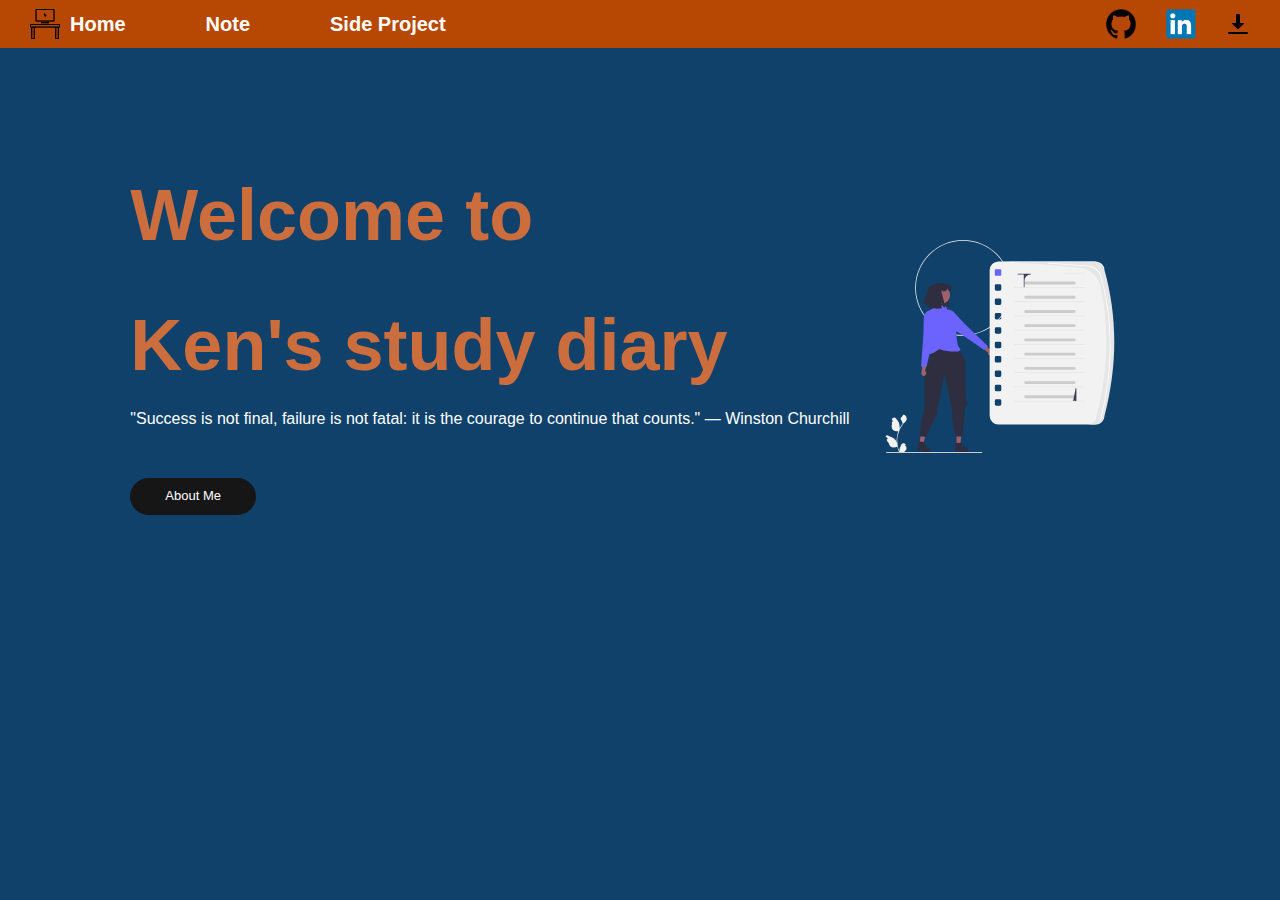
<file: index.html>
<!DOCTYPE html>
<html lang="zh">
  <head>
    <!-- Google tag (gtag.js) -->
    <script
      async
      src="https://www.googletagmanager.com/gtag/js?id=G-1GT5SQ9C0Z"
    ></script>
    <script>
      window.dataLayer = window.dataLayer || [];
      function gtag() {
        dataLayer.push(arguments);
      }
      gtag("js", new Date());

      gtag("config", "G-1GT5SQ9C0Z");
    </script>
    <meta charset="UTF-8" />
    <meta http-equiv="X-UA-Compatible" content="IE=edge" />
    <meta name="viewport" content="width=device-width, initial-scale=1.0" />
    <title>Ken的個人網頁</title>

    <!-- 字體 -->
    <link rel="preconnect" href="https://fonts.googleapis.com" />
    <link rel="preconnect" href="https://fonts.gstatic.com" crossorigin />
    <link
      href="https://fonts.googleapis.com/css2?family=Noto+Sans+TC:wght@500&display=swap"
      rel="stylesheet"
    />
    <!-- 標題欄 icon -->
    <link rel="icon" href="./img/icons-computer.png" />
    <link rel="stylesheet" href="./styles/style.css" />
  </head>

  <body>
    <!-- Google tag (gtag.js) -->
    <script
      async
      src="https://www.googletagmanager.com/gtag/js?id=G-1GT5SQ9C0Z"
    ></script>
    <script>
      window.dataLayer = window.dataLayer || [];
      function gtag() {
        dataLayer.push(arguments);
      }
      gtag("js", new Date());

      gtag("config", "G-1GT5SQ9C0Z");
    </script>
    <header>
      <nav class="nav">
        <div class="nav-left">
          <a class="active" href="#"
            ><img
              class="nav-img"
              src="./img/icons-computer.png"
              alt="Image"
            />Home</a
          >
          <a href="./note.html">Note</a>
          <a href="./sideProject.html">Side Project</a>
        </div>
        <div class="nav-right">
          <a
            href="https://github.com/KenLin1996"
            class="nav-link"
            target="_blank"
          >
            <img src="./img/github1.png" alt="pic" class="nav-img" />
          </a>
          <a
            href="https://www.linkedin.com/in/ken-lin-a41813183/"
            alt="my linkden"
            class="nav-link"
            target="_blank"
          >
            <img src="./img/linkedin.png" alt="pic" class="nav-img" />
          </a>
          <img
            src="./img/icons-download.png"
            alt=""
            class="nav-link"
            onclick="downloadFile()"
          />
        </div>
      </nav>
    </header>
    <main>
      <section class="main-area">
        <div class="info">
          <h1>Welcome to <br />Ken's study diary</h1>
          <h2>
            "Success is not final, failure is not fatal: it is the courage to
            continue that counts." ― Winston Churchill
          </h2>
          <button id="animate-button" class="button -dark center">
            About Me
          </button>
        </div>
        <img src="./img/網路素材.svg" alt="人像圖案" />
      </section>
      <section class="second-area">
        <div class="about-me">
          <p>
            我是 Ken，畢業於輔仁大學哲學系，在 2022
            年底接觸前端開發後我便迅速喜歡上了這個領域。我熱衷於將自己的想像轉化為實際的畫面，在這個平台上會分享我學習過程中的
            Side Project 和有用的文章，期待未來能與其他前端開發者交流和成長！
          </p>
        </div>
        <div class="skill">
          <div class="left">
            <p>Programming Skills</p>

            <img src="./img/HTML.png" alt="" />
            <img src="./img/CSS.png" alt="" />
            <img src="./img/JS.png" alt="" />
            <img src="./img/REACT.png" alt="" />
          </div>
        </div>
      </section>
    </main>
    <script src="./home.js"></script>
  </body>
</html>
</file>
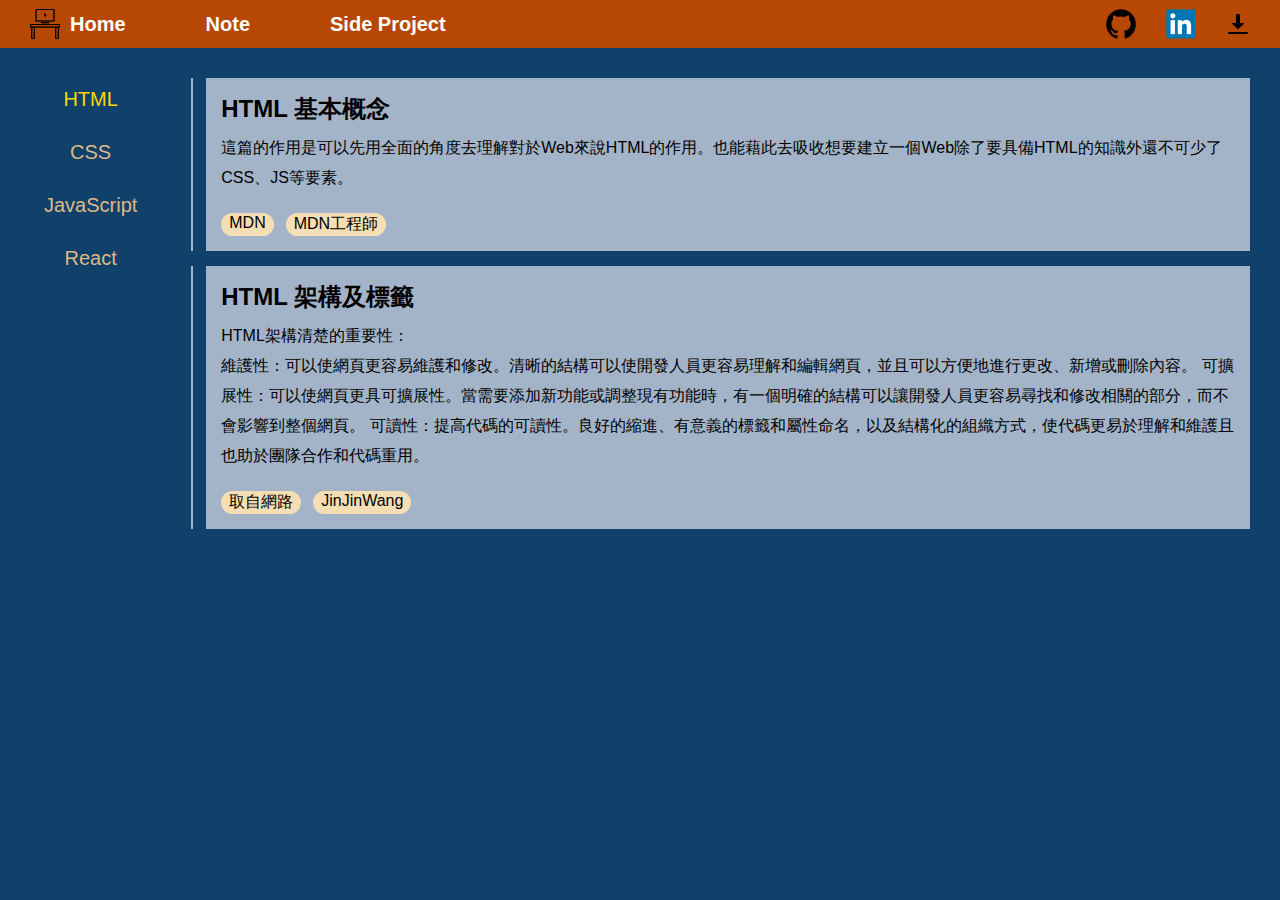
<file: note.html>
<!DOCTYPE html>
<html lang="zh">
  <head>
    <!-- Google tag (gtag.js) -->
    <script
      async
      src="https://www.googletagmanager.com/gtag/js?id=G-1GT5SQ9C0Z"
    ></script>
    <script>
      window.dataLayer = window.dataLayer || [];
      function gtag() {
        dataLayer.push(arguments);
      }
      gtag("js", new Date());

      gtag("config", "G-1GT5SQ9C0Z");
    </script>
    <meta charset="UTF-8" />
    <meta http-equiv="X-UA-Compatible" content="IE=edge" />
    <meta name="viewport" content="width=device-width, initial-scale=1.0" />
    <title>Ken的個人網頁</title>

    <!-- 字體 -->
    <link rel="preconnect" href="https://fonts.googleapis.com" />
    <link rel="preconnect" href="https://fonts.gstatic.com" crossorigin />
    <link
      href="https://fonts.googleapis.com/css2?family=Noto+Sans+TC:wght@500&display=swap"
      rel="stylesheet"
    />
    <!-- 標題欄 icon -->
    <link rel="icon" href="./img/icons-computer.png" />
    <link rel="stylesheet" href="./styles/style.css" />
  </head>
  <body>
    <!-- Google tag (gtag.js) -->
    <script
      async
      src="https://www.googletagmanager.com/gtag/js?id=G-1GT5SQ9C0Z"
    ></script>
    <script>
      window.dataLayer = window.dataLayer || [];
      function gtag() {
        dataLayer.push(arguments);
      }
      gtag("js", new Date());

      gtag("config", "G-1GT5SQ9C0Z");
    </script>
    <header>
      <nav class="nav">
        <div class="nav-left">
          <a href="./index.html"
            ><img
              class="nav-img"
              src="./img/icons-computer.png"
              alt="Image"
            />Home</a
          >
          <a class="active" href="#">Note</a>
          <a href="./sideProject.html">Side Project</a>
        </div>
        <div class="nav-right">
          <a
            href="https://github.com/KenLin1996"
            class="nav-link"
            target="_blank"
          >
            <img src="./img/github1.png" alt="pic" class="nav-img" />
          </a>
          <a
            href="https://www.linkedin.com/in/ken-lin-a41813183/"
            alt="my linkden"
            class="nav-link"
            target="_blank"
          >
            <img src="./img/linkedin.png" alt="pic" class="nav-img" />
          </a>
          <img
            src="./img/icons-download.png"
            alt=""
            class="nav-link"
            onclick="downloadFile()"
          />
        </div>
      </nav>
    </header>
    <main class="note">
      <section class="note_left">
        <div class="note_menu">
          <ul>
            <li><button id="btn1" class="menu-button">HTML</button></li>
            <li><button id="btn2" class="menu-button">CSS</button></li>
            <li><button id="btn3" class="menu-button">JavaScript</button></li>
            <li><button id="btn4" class="menu-button">React</button></li>
          </ul>
        </div>
      </section>
      <section class="note_right">
        <div class="content note_right_content_1">
          <div class="describe">
            <a
              href="https://developer.mozilla.org/zh-TW/docs/Learn/HTML"
              target="_blank"
              ><h2>HTML 基本概念</h2>
              <p>
                這篇的作用是可以先用全面的角度去理解對於Web來說HTML的作用。也能藉此去吸收想要建立一個Web除了要具備HTML的知識外還不可少了CSS、JS等要素。
              </p></a
            >
          </div>
          <div class="note_right_resource">
            <p class="web">MDN</p>
            <p class="author">MDN工程師</p>
          </div>
        </div>

        <div class="content note_right_content_1">
          <div class="describe">
            <a
              href="http://jinjin.mepopedia.com/~jinjin/webdesign-notes/html.html"
              alt="網頁"
              target="_blank"
              ><h2>HTML 架構及標籤</h2>
              <p>
                HTML架構清楚的重要性：<br />
                維護性：可以使網頁更容易維護和修改。清晰的結構可以使開發人員更容易理解和編輯網頁，並且可以方便地進行更改、新增或刪除內容。
                可擴展性：可以使網頁更具可擴展性。當需要添加新功能或調整現有功能時，有一個明確的結構可以讓開發人員更容易尋找和修改相關的部分，而不會影響到整個網頁。
                可讀性：提高代碼的可讀性。良好的縮進、有意義的標籤和屬性命名，以及結構化的組織方式，使代碼更易於理解和維護且也助於團隊合作和代碼重用。
              </p></a
            >
          </div>
          <div class="note_right_resource">
            <!-- <h4>資料來源</h4> -->
            <p class="web">取自網路</p>
            <p class="author">JinJinWang</p>
          </div>
        </div>

        <div class="content note_right_content_2">
          <div class="describe">
            <a
              href="https://ithelp.ithome.com.tw/articles/10253500"
              target="_blank"
              ><h2>CSS position到底是什麼？ 關於Relative 、Absolute</h2>
              <p>
                在網頁中
                position的用途是設定「物件定位時所要的參考對象」，預設狀態下物件的位置是依據資料流來做排列，也就是跟隨資料做排列，如果對物件添加了不同的
                position
                之後，就能改變物件所參考的空間對象，來去改變物件的位置。
              </p></a
            >
          </div>
          <div class="note_right_resource">
            <!-- <h4>資料來源</h4> -->
            <p class="web">iT邦幫忙</p>
            <p class="author">CSScoke</p>
          </div>
        </div>
        <div class="content note_right_content_2">
          <div class="describe">
            <a
              href="https://ithelp.ithome.com.tw/articles/10267398"
              target="_blank"
              ><h2>CSS Flex到底是什麼？justify-content 、align-item</h2>
              <p>
                CSS Flex是個很常用的排版工具，justify-content 和 align-item
                在我剛學習的時候蠻常會忘記它們的作用。所以在不熟悉的情況下，有圖示的筆記就顯得尤為重要。
              </p></a
            >
          </div>
          <div class="note_right_resource">
            <!-- <h4>資料來源</h4> -->
            <p class="web">iT邦幫忙</p>
            <p class="author">iT邦幫忙的某位作者</p>
          </div>
        </div>

        <div class="content note_right_content_2">
          <div class="describe">
            <a
              href="https://www.oxxostudio.tw/articles/201803/css-animation.html"
              target="_blank"
              ><h2>CSS Animation 基本介紹</h2>
              <p>
                這篇文章將會針對 CSS
                的動畫進行完整的使用探討，從基礎的使用，一直到 JavaScript
                的操作方法都有一些介紹。
              </p></a
            >
          </div>
          <div class="note_right_resource">
            <!-- <h4>資料來源</h4> -->
            <p class="web">取自網路</p>
            <p class="author">oxxo</p>
          </div>
        </div>
        <div class="content note_right_content_3">
          <div class="describe">
            <a
              href="https://medium.com/%E5%BF%AB%E6%A8%82%E5%AD%B8%E7%A8%8B%E5%BC%8F/javascript%E5%85%A5%E9%96%80%E7%B3%BB%E5%88%97-%E5%9F%BA%E7%A4%8E%E7%9F%A5%E8%AD%98%E8%88%87%E8%AA%9E%E6%B3%95%E6%95%B4%E7%90%86-40707a39afd0"
              target="_blank"
              ><h2>JavaScript入門系列：基礎知識與語法整理筆記</h2>
              <p>
                這邊文章適合對於JavaScript有興趣也有一點基礎的開發者，以下除了介紹何謂JavaScript外，本篇將運用簡單的範例程式，讓大家可以初步認識JavaScript。
              </p></a
            >
          </div>
          <div class="note_right_resource">
            <!-- <h4>資料來源</h4> -->
            <p class="web">medium</p>
            <p class="author">Samuel</p>
          </div>
        </div>
        <div class="content note_right_content_4">
          <div class="describe">
            <a
              href="https://ithelp.ithome.com.tw/articles/10186299"
              target="_blank"
              ><h2>快速學會 React 基礎</h2>
              <p>
                React 是用來建置 UI 的 JavaScript
                Library，它不依賴在任何的平台之上 (但當然必須有 JavaScript
                Runtime)，利用 react-dom、react-native 等等的 Library
                來實現學一次就能寫任何平台的目標。
              </p></a
            >
          </div>
          <div class="note_right_resource">
            <!-- <h4>資料來源</h4> -->
            <p class="web">iT邦幫忙</p>
            <p class="author">C.T.Lin</p>
          </div>
        </div>
        <div class="content note_right_content_4">
          <div class="describe">
            <a
              href="https://zh-hant.legacy.reactjs.org/tutorial/tutorial.html"
              target="_blank"
              ><h2>學習指南：React 介紹</h2>
              <p>
                在這份學習指南中，會練習做一個小遊戲。在這份學習指南中，所學到的技術是
                React 應用程式的基礎，掌握基礎後應該會讓我對 React
                有更深入的了解。
              </p></a
            >
          </div>
          <div class="note_right_resource">
            <!-- <h4>資料來源</h4> -->
            <p class="web">React</p>
            <p class="author">React工程師</p>
          </div>
        </div>
      </section>
    </main>
    <script src="./note.js"></script>
    <!-- <script src="./try.js"></script> -->
  </body>
</html>
</file>
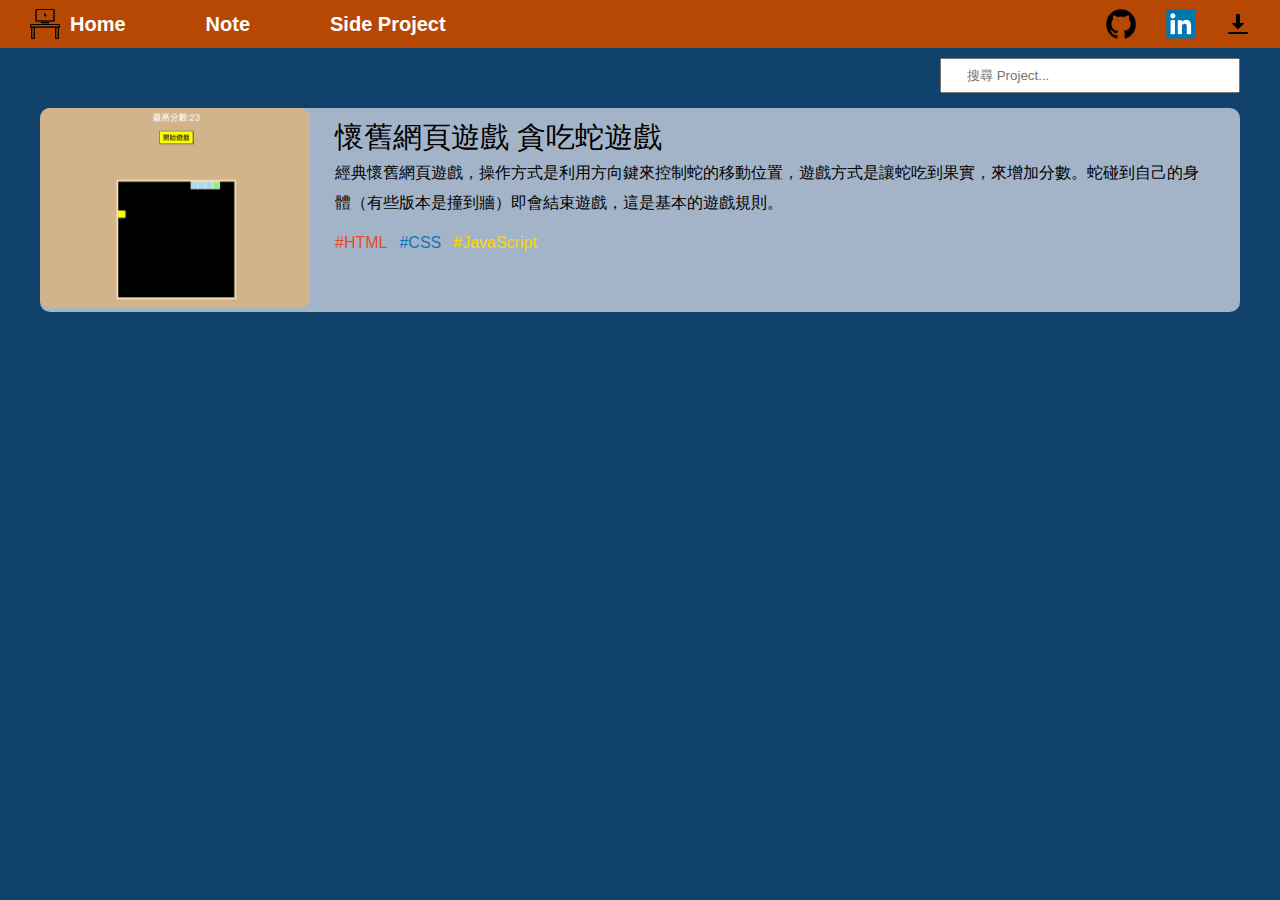
<file: sideProject.html>
<!DOCTYPE html>
<html lang="zh">
  <head>
  <!-- Google tag (gtag.js) -->
<script async src="https://www.googletagmanager.com/gtag/js?id=G-1GT5SQ9C0Z"></script>
<script>
  window.dataLayer = window.dataLayer || [];
  function gtag(){dataLayer.push(arguments);}
  gtag('js', new Date());

  gtag('config', 'G-1GT5SQ9C0Z');
</script>
    <meta charset="UTF-8" />
    <meta http-equiv="X-UA-Compatible" content="IE=edge" />
    <meta name="viewport" content="width=device-width, initial-scale=1.0" />
    <title>Ken的個人網頁</title>

    <!-- 字體 -->
    <link rel="preconnect" href="https://fonts.googleapis.com" />
    <link rel="preconnect" href="https://fonts.gstatic.com" crossorigin />
    <link
      href="https://fonts.googleapis.com/css2?family=Noto+Sans+TC:wght@500&display=swap"
      rel="stylesheet"
    />
 
    <!-- 標題欄 icon -->
    <link rel="icon" href="./img/icons-computer.png">
    <link rel="stylesheet" href="./styles/style.css" />
  </head>
  <body>
<!-- Google tag (gtag.js) -->
<script async src="https://www.googletagmanager.com/gtag/js?id=G-1GT5SQ9C0Z"></script>
<script>
  window.dataLayer = window.dataLayer || [];
  function gtag(){dataLayer.push(arguments);}
  gtag('js', new Date());

  gtag('config', 'G-1GT5SQ9C0Z');
</script>
    <header>
      <nav class="nav">
        <div class="nav-left">
          <a href="./index.html"><img
            class="nav-img"
            src="./img/icons-computer.png"
            alt="Image"
          />Home</a>
          <a href="./note.html">Note</a>
          <a class="active" href="#">Side Project</a>
        </div>
        <div class="nav-right">
          <a
            href="https://github.com/KenLin1996"
            class="nav-link"
            target="_blank"
          >
            <img src="./img/github1.png" alt="pic" class="nav-img" />
          </a>
          <a
            href="https://www.linkedin.com/in/ken-lin-a41813183/"
            alt="my linkden"
            class="nav-link"
            target="_blank"
          >
            <img src="./img/linkedin.png" alt="pic" class="nav-img" />
          </a>
          <img
            src="./img/icons-download.png"
            alt=""
            class="nav-link"
            onclick="downloadFile()"
          />
        </div>
      </nav>
    </header>

    <main class="sideProject-main">
      <div class="search-container">
        <input type="text" id="search-input" placeholder="搜尋 Project..." />
        <ul id="search-results"></ul>
      </div>

      <div class="project" id="project-list">
        <a href="https://kenlin1996.github.io/web-snake-game/" target="_blank">
          <div class="porject-block">
            <div class="snake-img">
              <img src="./img/snake2.png" alt="" />
            </div>
            <div class="snake-content">
              <h3>懷舊網頁遊戲 貪吃蛇遊戲</h3>
              <p>
                經典懷舊網頁遊戲，操作方式是利用方向鍵來控制蛇的移動位置，遊戲方式是讓蛇吃到果實，來增加分數。蛇碰到自己的身體（有些版本是撞到牆）即會結束遊戲，這是基本的遊戲規則。
              </p>
              <div class="skill-tag">
                <p class="p-html">#HTML</p>
                <p class="p-css">#CSS</p>
                <p class="p-js">#JavaScript</p>
              </div>
            </div>
          </div>
        </a>
    </main>

    <script src="./project.js"></script>
  </body>
</html>
</file>
<file: styles/style.css>
@charset "UTF-8";
* {
  margin: 0;
  padding: 0;
  box-sizing: border-box;
}

h1,
h2,
h3,
h4,
h5,
h6 {
  font-weight: normal;
}

.active {
  color: rgb(255, 204, 0);
}

body {
  font-family: "Nots TC", sans-serif, "標楷體";
  background-color: #0f416a;
}

header {
  /*nav bar 固定在頂部*/
  position: sticky;
  top: 0;
  z-index: 5;
}
header .nav {
  display: flex;
  justify-content: space-between;
  align-items: center;
  background-color: #b74803;
  padding: 9px 10px;
}
header .nav-left {
  display: flex;
  justify-content: flex-start;
}
header .nav-left a {
  display: flex;
  align-items: center;
  text-decoration: none;
  font-weight: bold;
  color: rgb(255, 255, 255);
  transition: all 0.1s ease;
  font-size: 1.25em;
  position: relative;
  margin-right: 80px;
}
header .nav-left a:hover {
  transition: 0.3s;
  color: rgb(255, 204, 0);
}
header .nav-left a .nav-img {
  margin-left: 20px;
}
header .nav-right {
  display: flex;
  justify-content: flex-end;
  align-items: center;
}
header .nav-link {
  margin-right: 20px;
  text-decoration: none;
  color: #333;
  cursor: pointer;
}
header .nav-img {
  display: flex;
  align-items: center;
  width: 30px;
  height: 30px;
  margin-right: 10px;
}

main {
  flex-wrap: wrap;
  overflow: hidden;
  position: relative;
}
main .main-area {
  display: flex;
  justify-content: center;
  width: 100vw;
  height: 94.7vh;
}
main .main-area .info {
  margin-top: 8%;
}
main .main-area .info h1 {
  line-height: 130px;
  font-size: 4.5rem;
  font-weight: bold;
  color: #cc6d3d;
}
main .main-area .info h2 {
  font-size: 1rem;
  color: white;
}
main .main-area .info .button {
  animation: jump 1s infinite;
}
main .main-area .info .button {
  display: flex;
  overflow: hidden;
  margin: 50px 0px;
  padding: 10px 35px;
  cursor: pointer;
  transition: all 150ms linear;
  border: 0 none;
  border-radius: 35px;
  font-size: 13px;
  font-weight: 500;
  line-height: 1.3;
  justify-content: center;
  align-items: center;
}
main .main-area .info .button:hover {
  transition: all 150ms linear;
  opacity: 0.85;
}
main .main-area .info .button:active {
  transition: all 150ms linear;
  opacity: 0.75;
}
main .main-area .info .button.-dark {
  color: #ffffff;
  background: #161616;
}
main .main-area img {
  flex-basis: 300px;
  width: 20vw;
  height: 25%;
  margin-top: 15%;
}
main .second-area {
  position: absolute;
  background-color: #cccccc;
  display: flex;
  flex-direction: column;
  align-items: center;
  overflow: hidden;
  transition: 1s;
  bottom: 0;
  height: 0;
  width: 100%;
}
main .second-area div.about-me {
  width: 70%;
  padding-top: 20px;
  text-align: center;
}
main .second-area div.about-me p {
  line-height: 30px;
  font-size: 16px;
}
main .second-area div.skill {
  display: flex;
  text-align: center;
  align-items: center;
  flex-direction: column;
  margin-top: 5px;
}
main .second-area div.skill p {
  font-weight: bold;
}
main .second-area div.skill div.left {
  margin: auto;
}
main .second-area div.skill div.left img {
  width: 32px;
  height: 40px;
  margin: 5px;
  margin: 10px 30px;
}

main.note {
  display: flex;
  padding: 0px 10px;
}
main.note .note_left {
  padding: 5px 5px;
  flex: 1;
  text-align: center;
}
main.note .note_left ul {
  margin-top: 5px;
  list-style-type: none;
}
main.note .note_left ul button {
  color: burlywood;
  background-color: transparent;
  border: none;
  font-size: 1.25em;
  cursor: pointer;
  margin-top: 30px;
  position: relative;
}
main.note .note_left ul button:focus {
  color: #ffd700;
}
main.note .note_left ul button:hover {
  color: #ffd700;
}
main.note .note_left ul button:after {
  margin-top: 4px;
  display: block;
  position: absolute;
  top: 100%;
  left: 50%;
  transform: translateX(-50%);
  content: "";
  height: 2px;
  width: 130%;
  opacity: 0;
  background: gray;
  transition: 0.3s;
}
main.note .note_left ul button:hover:after {
  opacity: 1;
}
main.note .note_right {
  padding: 15px 20px;
  flex: 7;
}
main.note .note_right h2 {
  font-weight: bold;
}
main.note .note_right div.content {
  position: relative;
  background-color: #a3b4c8;
  padding: 15px;
  margin-top: 15px;
  margin-left: 15px;
}
main.note .note_right div.content ::before {
  content: "";
  display: block;
  width: 2px;
  height: 100%;
  background-color: #a3b4c8;
  position: absolute;
  left: -15px;
  top: 0;
}
main.note .note_right div.content a {
  text-decoration: none;
  color: black;
}
main.note .note_right div.content .describe p {
  margin-top: 8px;
  line-height: 30px;
}
main.note .note_right div.note_right_resource {
  display: flex;
  margin-top: 20px;
}
main.note .note_right div.note_right_resource p {
  margin: 0px 12px 0px 0px;
  padding: 1px 8px;
  background-color: wheat;
  border-radius: 15px;
}

.sideProject-main {
  display: flex;
  justify-content: center;
  align-items: center;
}
.sideProject-main .search-container {
  display: flex;
  margin: 10px 40px 15px 0px;
  width: 1500px;
  justify-content: end;
}
.sideProject-main .search-container input {
  display: flex;
  padding-left: 25px;
  width: 300px;
  height: 35px;
  outline: none;
}
.sideProject-main .project {
  display: flex;
  flex-direction: column;
  justify-content: center;
  align-items: center;
}
.sideProject-main .project li {
  display: flex;
  flex-direction: column;
  justify-content: center;
  text-align: center;
  height: 200px;
  width: 900px;
}
.sideProject-main .project a {
  margin: 0px 40px;
  margin-bottom: 10px;
  text-decoration: none;
  color: black;
  background-color: #a3b4c8;
  border-radius: 10px;
  transition: box-shadow 0.25s ease-in-out;
}
.sideProject-main .project a:hover {
  box-shadow: 4px 4px 4px black;
}
.sideProject-main .project a:active {
  transform: scale(0.96);
}
.sideProject-main .project a .snake-img img {
  border-radius: 10px;
  width: 270px;
  height: 200px;
}
.sideProject-main .project a .porject-block {
  display: flex;
  height: 100%;
}
.sideProject-main .project a .porject-block .snake-content {
  height: 100%;
  padding: 10px 25px;
}
.sideProject-main .project a .porject-block .snake-content p {
  padding-right: 2px;
  line-height: 30px;
}
.sideProject-main .project a .porject-block .snake-content h3 {
  font-size: 1.8em;
  transition: opacity 0.3s ease;
}
.sideProject-main .project a .porject-block .snake-content h3:hover {
  opacity: 0.6;
}
.sideProject-main .project a .skill-tag {
  display: flex;
  height: auto;
  padding: 10px 0px;
}
.sideProject-main .project a .skill-tag p {
  margin-right: 10px;
}
.sideProject-main .project a .skill-tag .p-html {
  color: #e34c26;
}
.sideProject-main .project a .skill-tag .p-css {
  color: #1572b6;
}
.sideProject-main .project a .skill-tag .p-js {
  color: #ffd700;
}

@keyframes jump {
  0% {
    transform: translateY(0);
  }
  50% {
    transform: translateY(-10px);
  }
  100% {
    transform: translateY(0);
  }
}/*# sourceMappingURL=style.css.map */
</file>
